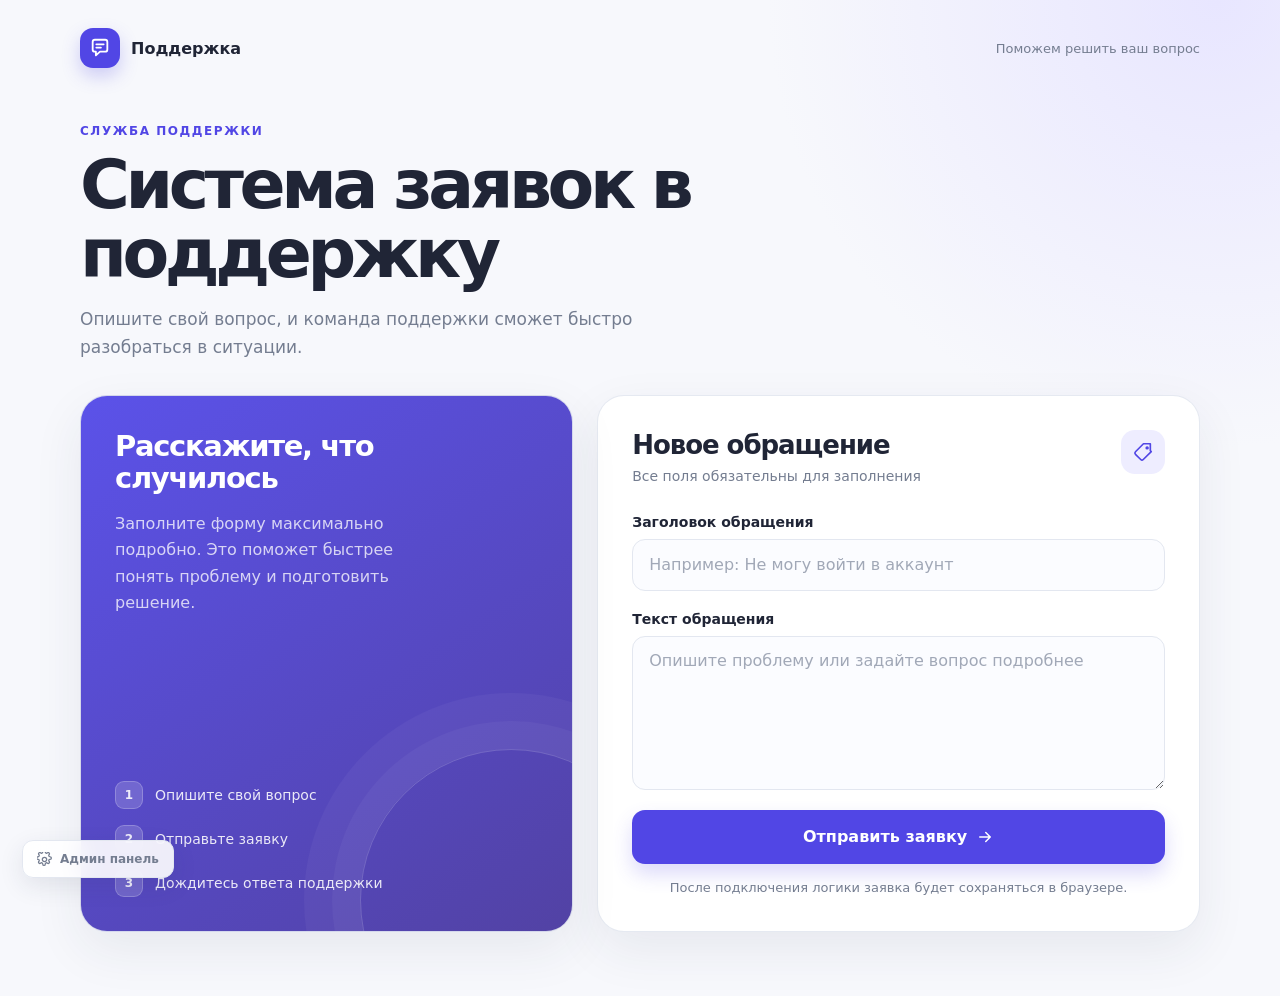
<file: front/index.html>
<!doctype html>
<html lang="ru">
<head>
    <meta charset="UTF-8">
    <meta name="viewport" content="width=device-width, initial-scale=1.0">
    <meta name="theme-color" content="#f7f8fc">
    <link rel="stylesheet" href="css/style.css">
    <title>Система заявок в поддержку</title>
</head>
<body>
<div class="page">
    <header class="header">
        <a class="brand" href="#main-page" aria-label="Перейти на главную">
            <span class="brand-mark" aria-hidden="true">
                <svg viewBox="0 0 24 24" fill="none" stroke="currentColor" stroke-width="2" stroke-linecap="round" stroke-linejoin="round">
                    <path d="M4 5.5A2.5 2.5 0 0 1 6.5 3h11A2.5 2.5 0 0 1 20 5.5v8a2.5 2.5 0 0 1-2.5 2.5H12l-4.5 4v-4h-1A2.5 2.5 0 0 1 4 13.5v-8Z"></path>
                    <path d="M8 8h8M8 11.5h5"></path>
                </svg>
            </span>
            <span>Поддержка</span>
        </a>
        <span class="header-note">Поможем решить ваш вопрос</span>
    </header>

    <main id="main-page">
        <section aria-labelledby="page-title">
            <div class="hero">
                <p class="eyebrow">Служба поддержки</p>
                <h1 id="page-title">Система заявок в поддержку</h1>
                <p class="hero-description">Опишите свой вопрос, и команда поддержки сможет быстро разобраться в ситуации.</p>
            </div>

            <div class="client-grid">
                <aside class="info-panel">
                    <div>
                        <h2>Расскажите, что случилось</h2>
                        <p>Заполните форму максимально подробно. Это поможет быстрее понять проблему и подготовить решение.</p>
                    </div>
                    <div class="steps" aria-label="Порядок отправки обращения">
                        <div class="step"><span class="step-number">1</span><span>Опишите свой вопрос</span></div>
                        <div class="step"><span class="step-number">2</span><span>Отправьте заявку</span></div>
                        <div class="step"><span class="step-number">3</span><span>Дождитесь ответа поддержки</span></div>
                    </div>
                </aside>

                <section class="form-panel" aria-labelledby="form-title">
                    <div class="form-heading">
                        <div>
                            <h2 id="form-title">Новое обращение</h2>
                            <p>Все поля обязательны для заполнения</p>
                        </div>
                        <span class="form-icon" aria-hidden="true">
                            <svg viewBox="0 0 24 24" fill="none" stroke="currentColor" stroke-width="1.8" stroke-linecap="round" stroke-linejoin="round">
                                <path d="m21 11.5-8.7 8.7a2 2 0 0 1-2.8 0l-5.7-5.7a2 2 0 0 1 0-2.8L12.5 3H20v7.5Z"></path>
                                <circle cx="16.5" cy="7.5" r="1"></circle>
                            </svg>
                        </span>
                    </div>

                    <form id="ticket-form" action="#" method="post">
                        <div class="field">
                            <label for="ticket-title">Заголовок обращения</label>
                            <input id="ticket-title" name="title" type="text" maxlength="120" placeholder="Например: Не могу войти в аккаунт" autocomplete="off" required>
                        </div>

                        <div class="field">
                            <label for="ticket-description">Текст обращения</label>
                            <textarea id="ticket-description" name="description" maxlength="2000" placeholder="Опишите проблему или задайте вопрос подробнее" required></textarea>
                        </div>

                        <button class="primary-button" type="submit">
                            <span>Отправить заявку</span>
                            <svg viewBox="0 0 24 24" fill="none" stroke="currentColor" stroke-width="2" stroke-linecap="round" stroke-linejoin="round" aria-hidden="true">
                                <path d="m5 12 14 0M13 6l6 6-6 6"></path>
                            </svg>
                        </button>
                        <p class="form-note">После подключения логики заявка будет сохраняться в браузере.</p>
                    </form>
                </section>
            </div>
        </section>
    </main>

    <a class="admin-button" href="admin.html" aria-label="Открыть админ-панель">
        <svg viewBox="0 0 24 24" fill="none" stroke="currentColor" stroke-width="2" stroke-linecap="round" stroke-linejoin="round" aria-hidden="true">
            <path d="M12 15.5a3.5 3.5 0 1 0 0-7 3.5 3.5 0 0 0 0 7Z"></path>
            <path d="m19.4 15 .1.1a2 2 0 0 1-2.8 2.8l-.1-.1a2 2 0 0 0-3.4 1.4v.2a2 2 0 0 1-4 0v-.2a2 2 0 0 0-3.4-1.4l-.1.1a2 2 0 0 1-2.8-2.8l.1-.1a2 2 0 0 0-1.4-3.4h-.2a2 2 0 0 1 0-4h.2a2 2 0 0 0 1.4-3.4l-.1-.1a2 2 0 0 1 2.8-2.8l.1.1a2 2 0 0 0 3.4-1.4v-.2a2 2 0 0 1 4 0v.2a2 2 0 0 0 3.4 1.4l.1-.1a2 2 0 0 1 2.8 2.8l-.1.1a2 2 0 0 0 1.4 3.4h.2a2 2 0 0 1 0 4h-.2a2 2 0 0 0-1.4 3.4Z"></path>
        </svg>
        <span>Админ панель</span>
    </a>
</div>
<script src="../back/index.js"></script>
</body>
</html>
</file>
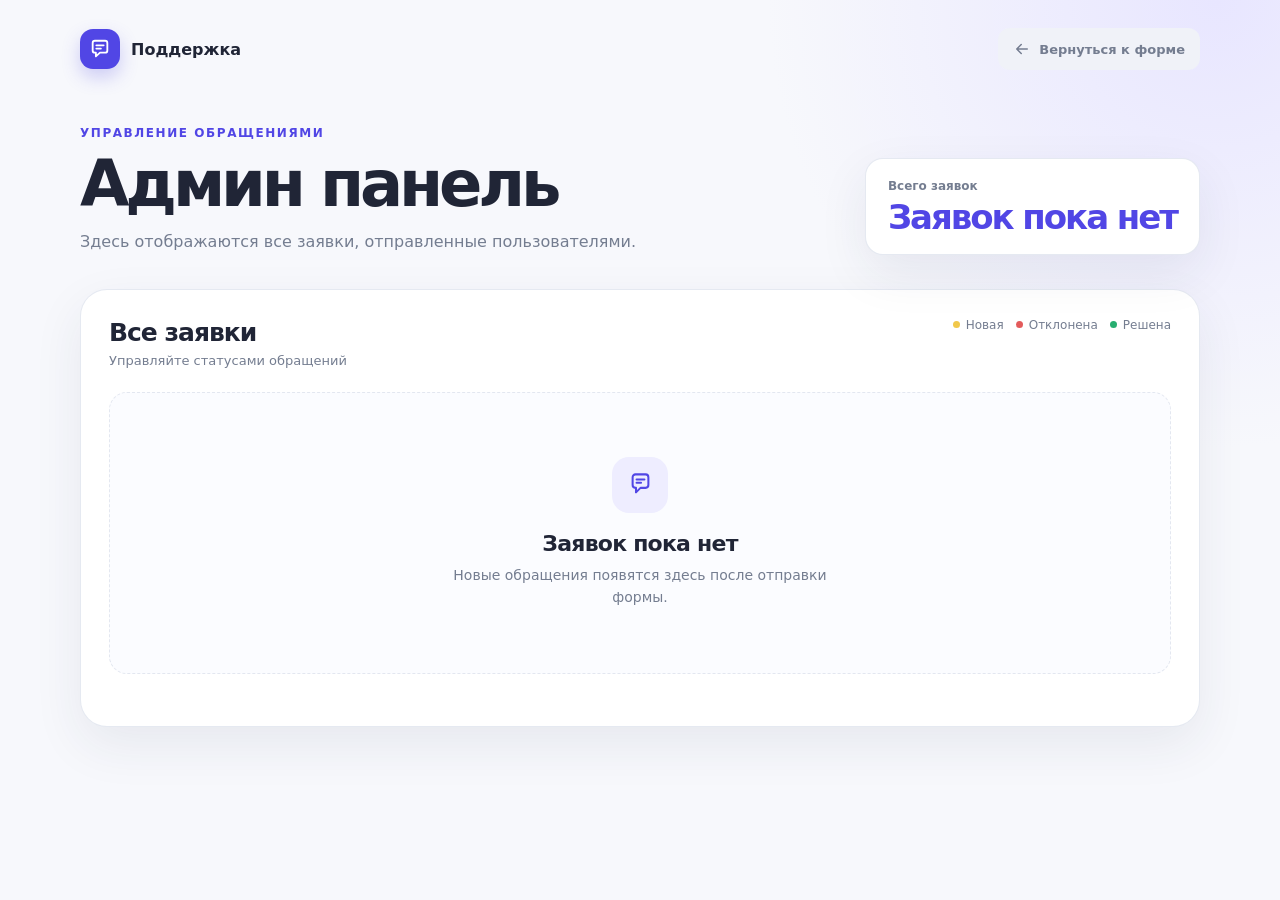
<file: front/admin.html>
<!doctype html>
<html lang="ru">
<head>
    <meta charset="UTF-8">
    <meta name="viewport" content="width=device-width, initial-scale=1.0">
    <meta name="theme-color" content="#f7f8fc">
    <link rel="stylesheet" href="css/admin.css">
    <title>Админ панель — Система заявок в поддержку</title>
</head>
<body>
<div class="page">
    <header class="header">
        <a class="brand" href="index.html" aria-label="Вернуться к форме обращения">
            <span class="brand-mark" aria-hidden="true">
                <svg viewBox="0 0 24 24" fill="none" stroke="currentColor" stroke-width="2" stroke-linecap="round" stroke-linejoin="round">
                    <path d="M4 5.5A2.5 2.5 0 0 1 6.5 3h11A2.5 2.5 0 0 1 20 5.5v8a2.5 2.5 0 0 1-2.5 2.5H12l-4.5 4v-4h-1A2.5 2.5 0 0 1 4 13.5v-8Z"></path>
                    <path d="M8 8h8M8 11.5h5"></path>
                </svg>
            </span>
            <span>Поддержка</span>
        </a>

        <a class="back-link" href="index.html">
            <svg viewBox="0 0 24 24" fill="none" stroke="currentColor" stroke-width="2" stroke-linecap="round" stroke-linejoin="round" aria-hidden="true">
                <path d="M19 12H5M11 18l-6-6 6-6"></path>
            </svg>
            <span>Вернуться к форме</span>
        </a>
    </header>

    <main>
        <section class="admin-heading" aria-labelledby="admin-title">
            <div>
                <p class="eyebrow">Управление обращениями</p>
                <h1 id="admin-title">Админ панель</h1>
                <p class="heading-description">Здесь отображаются все заявки, отправленные пользователями.</p>
            </div>

            <div class="summary-card" aria-label="Количество заявок">
                <span class="summary-label">Всего заявок</span>
                <strong id="ticket-count">0</strong>
            </div>
        </section>

        <section class="tickets-section" aria-labelledby="tickets-title">
            <div class="section-heading">
                <div>
                    <h2 id="tickets-title">Все заявки</h2>
                    <p>Управляйте статусами обращений</p>
                </div>

                <div class="status-legend" aria-label="Статусы заявок">
                    <span class="legend-item"><i class="status-dot status-dot-new"></i>Новая</span>
                    <span class="legend-item"><i class="status-dot status-dot-rejected"></i>Отклонена</span>
                    <span class="legend-item"><i class="status-dot status-dot-resolved"></i>Решена</span>
                </div>
            </div>

            <div class="empty-state" id="tickets-empty">
                <div class="empty-icon" aria-hidden="true">
                    <svg viewBox="0 0 24 24" fill="none" stroke="currentColor" stroke-width="1.8" stroke-linecap="round" stroke-linejoin="round">
                        <path d="M5 5.5A2.5 2.5 0 0 1 7.5 3h9A2.5 2.5 0 0 1 19 5.5v7a2.5 2.5 0 0 1-2.5 2.5H12l-4 4v-4H7.5A2.5 2.5 0 0 1 5 12.5v-7Z"></path>
                        <path d="M8.5 7.5h7M8.5 10.5h4"></path>
                    </svg>
                </div>
                <h3>Заявок пока нет</h3>
                <p>Новые обращения появятся здесь после отправки формы.</p>
            </div>

            <div class="tickets-list" id="tickets-list" aria-live="polite"></div>
        </section>
    </main>
</div>

<template id="ticket-card-template">
    <article class="ticket-card status-new">
        <span class="status-strip" aria-hidden="true"></span>
        <div class="ticket-content">
            <div class="ticket-meta">
                <span class="status-label">Новая заявка</span>
                <time class="ticket-date"></time>
            </div>
            <h3 class="ticket-title"></h3>
            <p class="ticket-description"></p>
            <div class="ticket-actions">
                <button class="action-button reject-button" type="button">Отклонить</button>
                <button class="action-button resolve-button" type="button">Решить</button>
            </div>
        </div>
    </article>
</template>
<script src="../back/index.js"></script>
</body>
</html>
</file>
<file: front/css/style.css>
:root {
    --background: #f7f8fc;
    --surface: #ffffff;
    --text: #202536;
    --muted: #747d90;
    --border: #e3e7f0;
    --primary: #5146e5;
    --primary-dark: #4338ca;
    --shadow: 0 18px 50px rgba(44, 51, 78, 0.08);
}

* {
    box-sizing: border-box;
}

html {
    min-width: 320px;
    scroll-behavior: smooth;
}

body {
    min-height: 100vh;
    margin: 0;
    color: var(--text);
    background: radial-gradient(circle at 95% 0, #e8e6ff 0, transparent 28rem), var(--background);
    font-family: Inter, ui-sans-serif, system-ui, -apple-system, BlinkMacSystemFont, "Segoe UI", sans-serif;
}

button,
input,
textarea {
    font: inherit;
}

button {
    border: 0;
    cursor: pointer;
}

button:focus-visible,
input:focus-visible,
textarea:focus-visible {
    outline: 3px solid rgba(81, 70, 229, 0.24);
    outline-offset: 2px;
}

.page {
    width: min(1120px, calc(100% - 40px));
    min-height: 100vh;
    margin: 0 auto;
    padding: 28px 0 64px;
}

.header {
    display: flex;
    align-items: center;
    justify-content: space-between;
    gap: 20px;
    margin-bottom: 56px;
}

.brand {
    display: inline-flex;
    align-items: center;
    gap: 11px;
    color: var(--text);
    font-size: 16px;
    font-weight: 800;
    text-decoration: none;
}

.brand-mark {
    display: grid;
    width: 40px;
    height: 40px;
    place-items: center;
    color: #ffffff;
    background: var(--primary);
    border-radius: 13px;
    box-shadow: 0 8px 18px rgba(81, 70, 229, 0.25);
}

.brand-mark svg {
    width: 22px;
    height: 22px;
}

.header-note {
    color: var(--muted);
    font-size: 13px;
}

.hero {
    max-width: 760px;
    margin-bottom: 34px;
}

.eyebrow {
    margin: 0 0 12px;
    color: var(--primary);
    font-size: 12px;
    font-weight: 800;
    letter-spacing: 0.13em;
    text-transform: uppercase;
}

h1,
h2,
p {
    margin-top: 0;
}

.hero h1 {
    max-width: 720px;
    margin-bottom: 16px;
    font-size: clamp(38px, 6vw, 68px);
    line-height: 1.02;
    letter-spacing: -0.065em;
}

.hero-description {
    max-width: 610px;
    margin-bottom: 0;
    color: var(--muted);
    font-size: 17px;
    line-height: 1.65;
}

.client-grid {
    display: grid;
    grid-template-columns: minmax(0, 0.9fr) minmax(360px, 1.1fr);
    gap: 24px;
}

.info-panel,
.form-panel {
    background: var(--surface);
    border: 1px solid rgba(227, 231, 240, 0.9);
    border-radius: 27px;
    box-shadow: var(--shadow);
}

.info-panel {
    display: flex;
    min-height: 450px;
    flex-direction: column;
    justify-content: space-between;
    padding: 34px;
    color: #ffffff;
    background: linear-gradient(145deg, #5b52e9, #5242a4);
    overflow: hidden;
    position: relative;
}

.info-panel::after {
    position: absolute;
    right: -90px;
    bottom: -120px;
    width: 300px;
    height: 300px;
    border: 1px solid rgba(255, 255, 255, 0.18);
    border-radius: 50%;
    box-shadow: 0 0 0 28px rgba(255, 255, 255, 0.04), 0 0 0 56px rgba(255, 255, 255, 0.04);
    content: "";
}

.info-panel h2 {
    max-width: 330px;
    margin-bottom: 16px;
    font-size: 29px;
    line-height: 1.12;
    letter-spacing: -0.045em;
}

.info-panel p {
    max-width: 330px;
    margin-bottom: 0;
    color: rgba(255, 255, 255, 0.76);
    line-height: 1.65;
}

.steps {
    display: grid;
    gap: 16px;
    margin-top: 34px;
}

.step {
    display: flex;
    align-items: center;
    gap: 12px;
    color: rgba(255, 255, 255, 0.88);
    font-size: 14px;
}

.step-number {
    display: grid;
    flex: 0 0 28px;
    width: 28px;
    height: 28px;
    place-items: center;
    background: rgba(255, 255, 255, 0.16);
    border: 1px solid rgba(255, 255, 255, 0.22);
    border-radius: 9px;
    font-size: 12px;
    font-weight: 800;
}

.form-panel {
    padding: 34px;
}

.form-heading {
    display: flex;
    align-items: flex-start;
    justify-content: space-between;
    gap: 20px;
    margin-bottom: 30px;
}

.form-heading h2 {
    margin-bottom: 8px;
    font-size: 26px;
    letter-spacing: -0.04em;
}

.form-heading p {
    margin-bottom: 0;
    color: var(--muted);
    font-size: 14px;
}

.form-icon {
    display: grid;
    flex: 0 0 44px;
    width: 44px;
    height: 44px;
    place-items: center;
    color: var(--primary);
    background: #eeedff;
    border-radius: 14px;
}

.form-icon svg {
    width: 22px;
    height: 22px;
}

.field {
    display: grid;
    gap: 9px;
    margin-bottom: 20px;
}

.field label {
    font-size: 14px;
    font-weight: 700;
}

.field input,
.field textarea {
    width: 100%;
    color: var(--text);
    background: #fbfcff;
    border: 1px solid var(--border);
    border-radius: 13px;
    outline: none;
    transition: 0.16s ease;
}

.field input {
    height: 52px;
    padding: 0 16px;
}

.field textarea {
    min-height: 154px;
    padding: 14px 16px;
    resize: vertical;
}

.field input::placeholder,
.field textarea::placeholder {
    color: #a1a8b7;
}

.field input:hover,
.field textarea:hover,
.field input:focus,
.field textarea:focus {
    background: #ffffff;
    border-color: rgba(81, 70, 229, 0.65);
    box-shadow: 0 0 0 4px rgba(81, 70, 229, 0.08);
}

.primary-button {
    display: inline-flex;
    width: 100%;
    min-height: 54px;
    align-items: center;
    justify-content: center;
    gap: 9px;
    padding: 0 20px;
    color: #ffffff;
    background: var(--primary);
    border-radius: 13px;
    box-shadow: 0 10px 20px rgba(81, 70, 229, 0.2);
    font-weight: 800;
    transition: 0.16s ease;
}

.primary-button:hover {
    background: var(--primary-dark);
    transform: translateY(-1px);
}

.primary-button svg {
    width: 18px;
    height: 18px;
}

.form-note {
    margin: 14px 0 0;
    color: var(--muted);
    font-size: 13px;
    line-height: 1.5;
    text-align: center;
}

.admin-button {
    position: fixed;
    bottom: 22px;
    left: 22px;
    z-index: 5;
    display: inline-flex;
    min-height: 38px;
    align-items: center;
    gap: 8px;
    padding: 0 14px;
    color: var(--muted);
    background: rgba(255, 255, 255, 0.9);
    border: 1px solid var(--border);
    border-radius: 11px;
    box-shadow: 0 8px 24px rgba(44, 51, 78, 0.1);
    backdrop-filter: blur(12px);
    font-size: 12px;
    font-weight: 700;
    text-decoration: none;
    transition: 0.16s ease;
}

.admin-button svg {
    width: 15px;
    height: 15px;
}

.admin-button:hover {
    color: var(--primary);
    border-color: rgba(81, 70, 229, 0.3);
    transform: translateY(-1px);
}

@media (max-width: 820px) {
    .header {
        margin-bottom: 38px;
    }

    .header-note {
        display: none;
    }

    .client-grid {
        grid-template-columns: 1fr;
    }

    .info-panel {
        min-height: 330px;
    }
}

@media (max-width: 560px) {
    .page {
        width: calc(100% - 28px);
        padding-top: 18px;
    }

    .brand {
        font-size: 14px;
    }

    .brand-mark {
        width: 36px;
        height: 36px;
        border-radius: 11px;
    }

    .hero {
        margin-bottom: 24px;
    }

    .hero h1 {
        font-size: 42px;
    }

    .hero-description {
        font-size: 15px;
    }

    .info-panel,
    .form-panel {
        padding: 24px;
        border-radius: 22px;
    }

    .form-heading {
        margin-bottom: 24px;
    }

    .admin-button {
        bottom: 14px;
        left: 14px;
    }
}
</file>
<file: front/css/admin.css>
:root {
    --background: #f7f8fc;
    --surface: #ffffff;
    --surface-soft: #f0f2f8;
    --text: #202536;
    --muted: #747d90;
    --border: #e3e7f0;
    --primary: #5146e5;
    --primary-dark: #4338ca;
    --yellow: #f1c84b;
    --red: #e35b5b;
    --green: #27ae70;
    --shadow: 0 18px 50px rgba(44, 51, 78, 0.08);
}

* {
    box-sizing: border-box;
}

html {
    min-width: 320px;
    scroll-behavior: smooth;
}

body {
    min-height: 100vh;
    margin: 0;
    color: var(--text);
    background: radial-gradient(circle at 95% 0, #e8e6ff 0, transparent 28rem), var(--background);
    font-family: Inter, ui-sans-serif, system-ui, -apple-system, BlinkMacSystemFont, "Segoe UI", sans-serif;
}

button {
    font: inherit;
    border: 0;
    cursor: pointer;
}

button:focus-visible,
a:focus-visible {
    outline: 3px solid rgba(81, 70, 229, 0.24);
    outline-offset: 2px;
}

.page {
    width: min(1120px, calc(100% - 40px));
    min-height: 100vh;
    margin: 0 auto;
    padding: 28px 0 64px;
}

.header {
    display: flex;
    align-items: center;
    justify-content: space-between;
    gap: 20px;
    margin-bottom: 56px;
}

.brand,
.back-link {
    display: inline-flex;
    align-items: center;
    text-decoration: none;
}

.brand {
    gap: 11px;
    color: var(--text);
    font-size: 16px;
    font-weight: 800;
}

.brand-mark {
    display: grid;
    width: 40px;
    height: 40px;
    place-items: center;
    color: #ffffff;
    background: var(--primary);
    border-radius: 13px;
    box-shadow: 0 8px 18px rgba(81, 70, 229, 0.25);
}

.brand-mark svg {
    width: 22px;
    height: 22px;
}

.back-link {
    gap: 8px;
    min-height: 42px;
    padding: 0 15px;
    color: var(--muted);
    background: var(--surface-soft);
    border-radius: 12px;
    font-size: 13px;
    font-weight: 700;
    transition: 0.16s ease;
}

.back-link svg {
    width: 18px;
    height: 18px;
}

.back-link:hover {
    color: var(--primary);
    background: #e9e9ff;
}

.eyebrow {
    margin: 0 0 12px;
    color: var(--primary);
    font-size: 12px;
    font-weight: 800;
    letter-spacing: 0.13em;
    text-transform: uppercase;
}

h1,
h2,
h3,
p {
    margin-top: 0;
}

.admin-heading {
    display: flex;
    align-items: flex-end;
    justify-content: space-between;
    gap: 30px;
    margin-bottom: 34px;
}

.admin-heading h1 {
    margin-bottom: 12px;
    font-size: clamp(38px, 6vw, 64px);
    line-height: 1.02;
    letter-spacing: -0.065em;
}

.heading-description {
    max-width: 560px;
    margin-bottom: 0;
    color: var(--muted);
    font-size: 16px;
    line-height: 1.6;
}

.summary-card {
    display: grid;
    min-width: 150px;
    padding: 20px 22px;
    background: var(--surface);
    border: 1px solid rgba(227, 231, 240, 0.9);
    border-radius: 18px;
    box-shadow: var(--shadow);
}

.summary-label {
    margin-bottom: 7px;
    color: var(--muted);
    font-size: 12px;
    font-weight: 700;
}

.summary-card strong {
    color: var(--primary);
    font-size: 34px;
    line-height: 1;
    letter-spacing: -0.06em;
}

.tickets-section {
    padding: 28px;
    background: var(--surface);
    border: 1px solid rgba(227, 231, 240, 0.9);
    border-radius: 27px;
    box-shadow: var(--shadow);
}

.section-heading {
    display: flex;
    align-items: flex-start;
    justify-content: space-between;
    gap: 20px;
    margin-bottom: 24px;
}

.section-heading h2 {
    margin-bottom: 6px;
    font-size: 25px;
    letter-spacing: -0.04em;
}

.section-heading p {
    margin-bottom: 0;
    color: var(--muted);
    font-size: 13px;
}

.status-legend {
    display: flex;
    flex-wrap: wrap;
    justify-content: flex-end;
    gap: 12px;
    color: var(--muted);
    font-size: 12px;
}

.legend-item {
    display: inline-flex;
    align-items: center;
    gap: 6px;
}

.status-dot {
    display: inline-block;
    width: 7px;
    height: 7px;
    border-radius: 50%;
}

.status-dot-new { background: var(--yellow); }
.status-dot-rejected { background: var(--red); }
.status-dot-resolved { background: var(--green); }

.empty-state {
    padding: 64px 24px;
    text-align: center;
    background: #fbfcff;
    border: 1px dashed var(--border);
    border-radius: 18px;
}

.empty-icon {
    display: grid;
    width: 56px;
    height: 56px;
    margin: 0 auto 18px;
    place-items: center;
    color: var(--primary);
    background: #eeedff;
    border-radius: 17px;
}

.empty-icon svg {
    width: 27px;
    height: 27px;
}

.empty-state h3 {
    margin-bottom: 8px;
    font-size: 22px;
    letter-spacing: -0.035em;
}

.empty-state p {
    max-width: 390px;
    margin: 0 auto;
    color: var(--muted);
    font-size: 14px;
    line-height: 1.6;
}

.tickets-list {
    display: grid;
    grid-template-columns: repeat(2, minmax(0, 1fr));
    gap: 18px;
    margin-top: 24px;
}

.ticket-card {
    display: flex;
    min-height: 260px;
    overflow: hidden;
    background: var(--surface);
    border: 1px solid var(--border);
    border-radius: 18px;
    box-shadow: 0 10px 30px rgba(44, 51, 78, 0.06);
}

.status-strip {
    flex: 0 0 7px;
    background: var(--yellow);
}

.status-rejected .status-strip { background: var(--red); }
.status-resolved .status-strip { background: var(--green); }

.ticket-content {
    display: flex;
    flex: 1;
    min-width: 0;
    flex-direction: column;
    padding: 22px;
}

.ticket-meta {
    display: flex;
    align-items: center;
    justify-content: space-between;
    gap: 12px;
    margin-bottom: 16px;
}

.status-label {
    display: inline-flex;
    align-items: center;
    gap: 7px;
    padding: 6px 9px;
    color: #8a6e12;
    background: #fff7d9;
    border-radius: 8px;
    font-size: 11px;
    font-weight: 800;
}

.status-label::before {
    width: 6px;
    height: 6px;
    background: var(--yellow);
    border-radius: 50%;
    content: "";
}

.status-rejected .status-label {
    color: #a23b3b;
    background: #fff0f0;
}

.status-rejected .status-label::before { background: var(--red); }

.status-resolved .status-label {
    color: #1c8658;
    background: #eafaf2;
}

.status-resolved .status-label::before { background: var(--green); }

.ticket-date {
    color: #9aa1ae;
    font-size: 11px;
    white-space: nowrap;
}

.ticket-title {
    margin-bottom: 9px;
    overflow-wrap: anywhere;
    font-size: 19px;
    line-height: 1.25;
    letter-spacing: -0.03em;
}

.ticket-description {
    flex: 1;
    margin-bottom: 22px;
    overflow-wrap: anywhere;
    color: var(--muted);
    font-size: 14px;
    line-height: 1.58;
    white-space: pre-wrap;
}

.ticket-actions {
    display: grid;
    grid-template-columns: 1fr 1fr;
    gap: 9px;
}

.action-button {
    min-height: 39px;
    padding: 0 12px;
    border-radius: 10px;
    font-size: 12px;
    font-weight: 800;
    transition: 0.16s ease;
}

.reject-button {
    color: #b53f3f;
    background: #fff0f0;
}

.reject-button:hover {
    color: #ffffff;
    background: var(--red);
}

.resolve-button {
    color: #188254;
    background: #eafaf2;
}

.resolve-button:hover {
    color: #ffffff;
    background: var(--green);
}

@media (max-width: 820px) {
    .header {
        margin-bottom: 38px;
    }

    .admin-heading {
        align-items: flex-start;
        flex-direction: column;
    }

    .summary-card {
        width: 100%;
    }

    .tickets-list {
        grid-template-columns: 1fr;
    }
}

@media (max-width: 560px) {
    .page {
        width: calc(100% - 28px);
        padding-top: 18px;
    }

    .brand {
        font-size: 14px;
    }

    .brand-mark {
        width: 36px;
        height: 36px;
        border-radius: 11px;
    }

    .back-link {
        min-height: 36px;
        padding: 0 10px;
    }

    .back-link span {
        display: none;
    }

    .admin-heading h1 {
        font-size: 43px;
    }

    .tickets-section {
        padding: 22px;
        border-radius: 22px;
    }

    .section-heading {
        flex-direction: column;
    }

    .status-legend {
        justify-content: flex-start;
    }

    .ticket-content {
        padding: 18px;
    }

    .ticket-meta {
        align-items: flex-start;
        flex-direction: column;
        gap: 8px;
    }

    .ticket-date {
        white-space: normal;
    }
}
</file>
